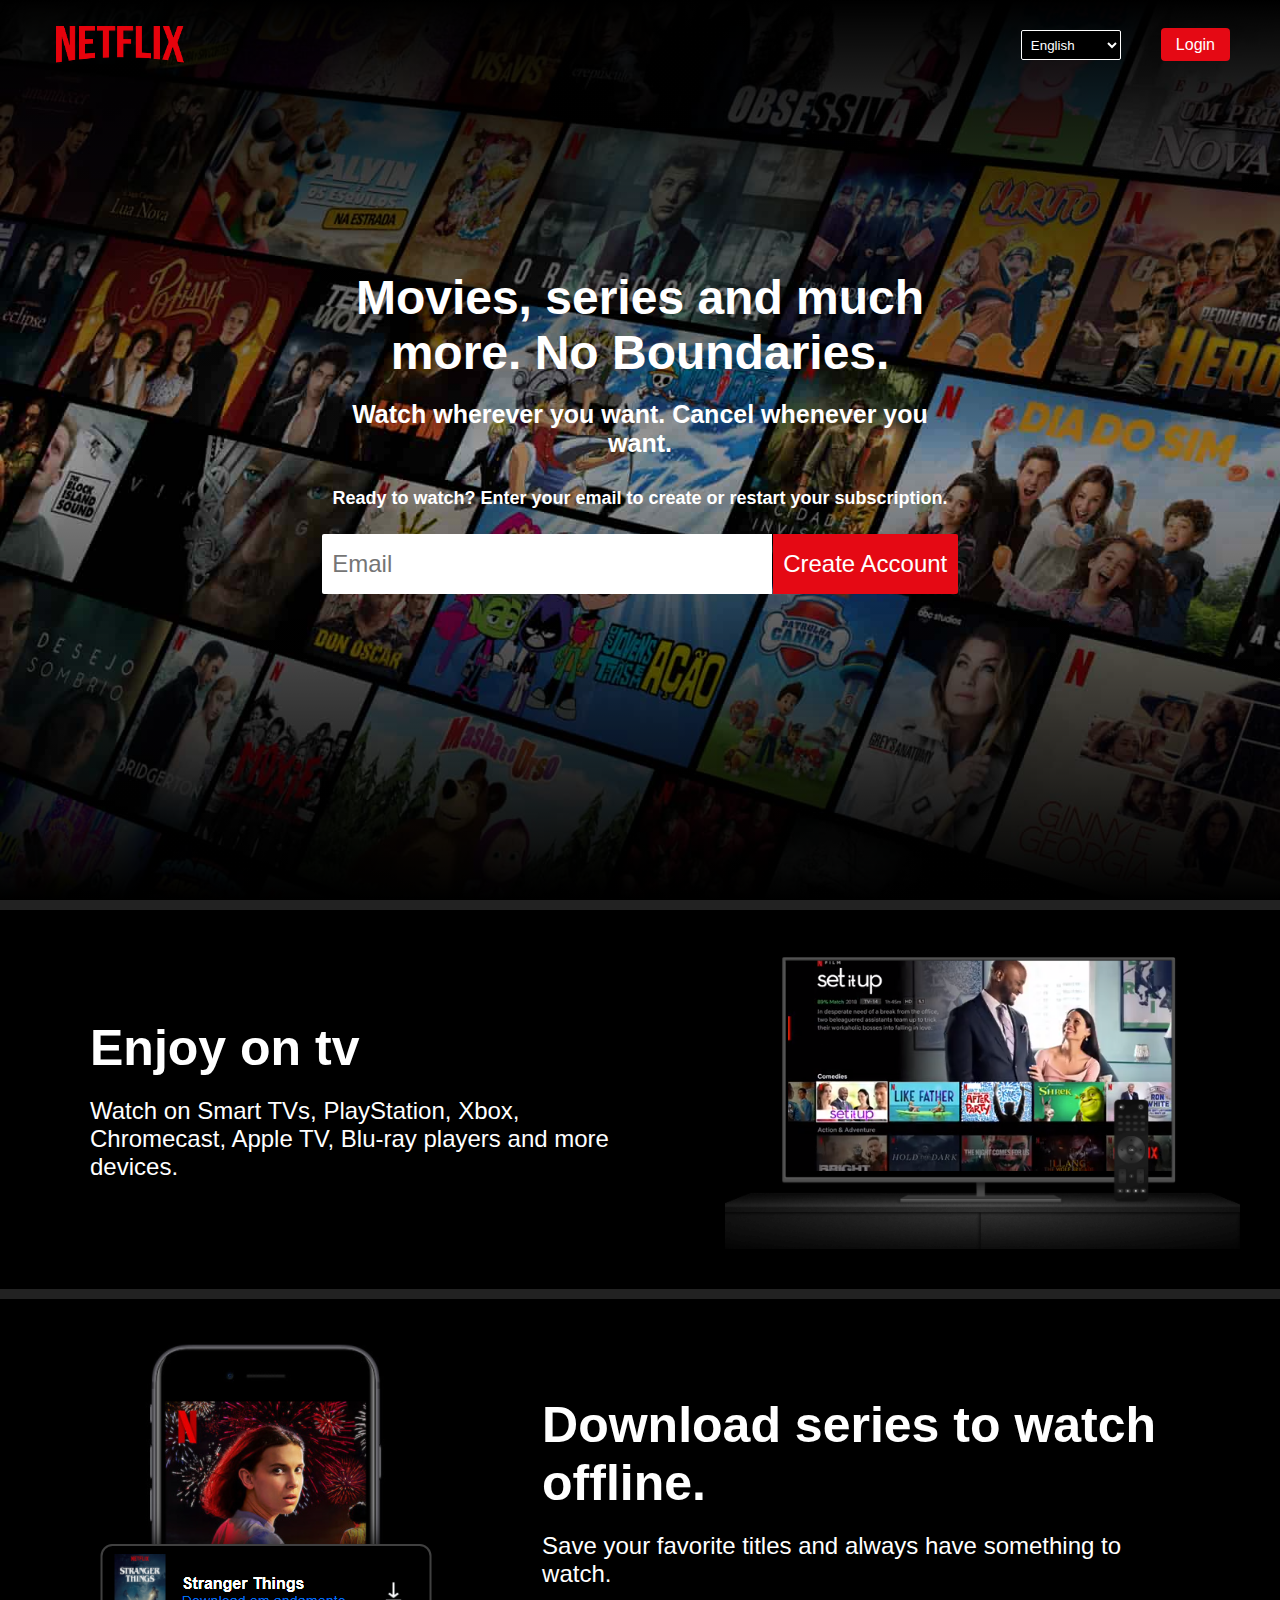
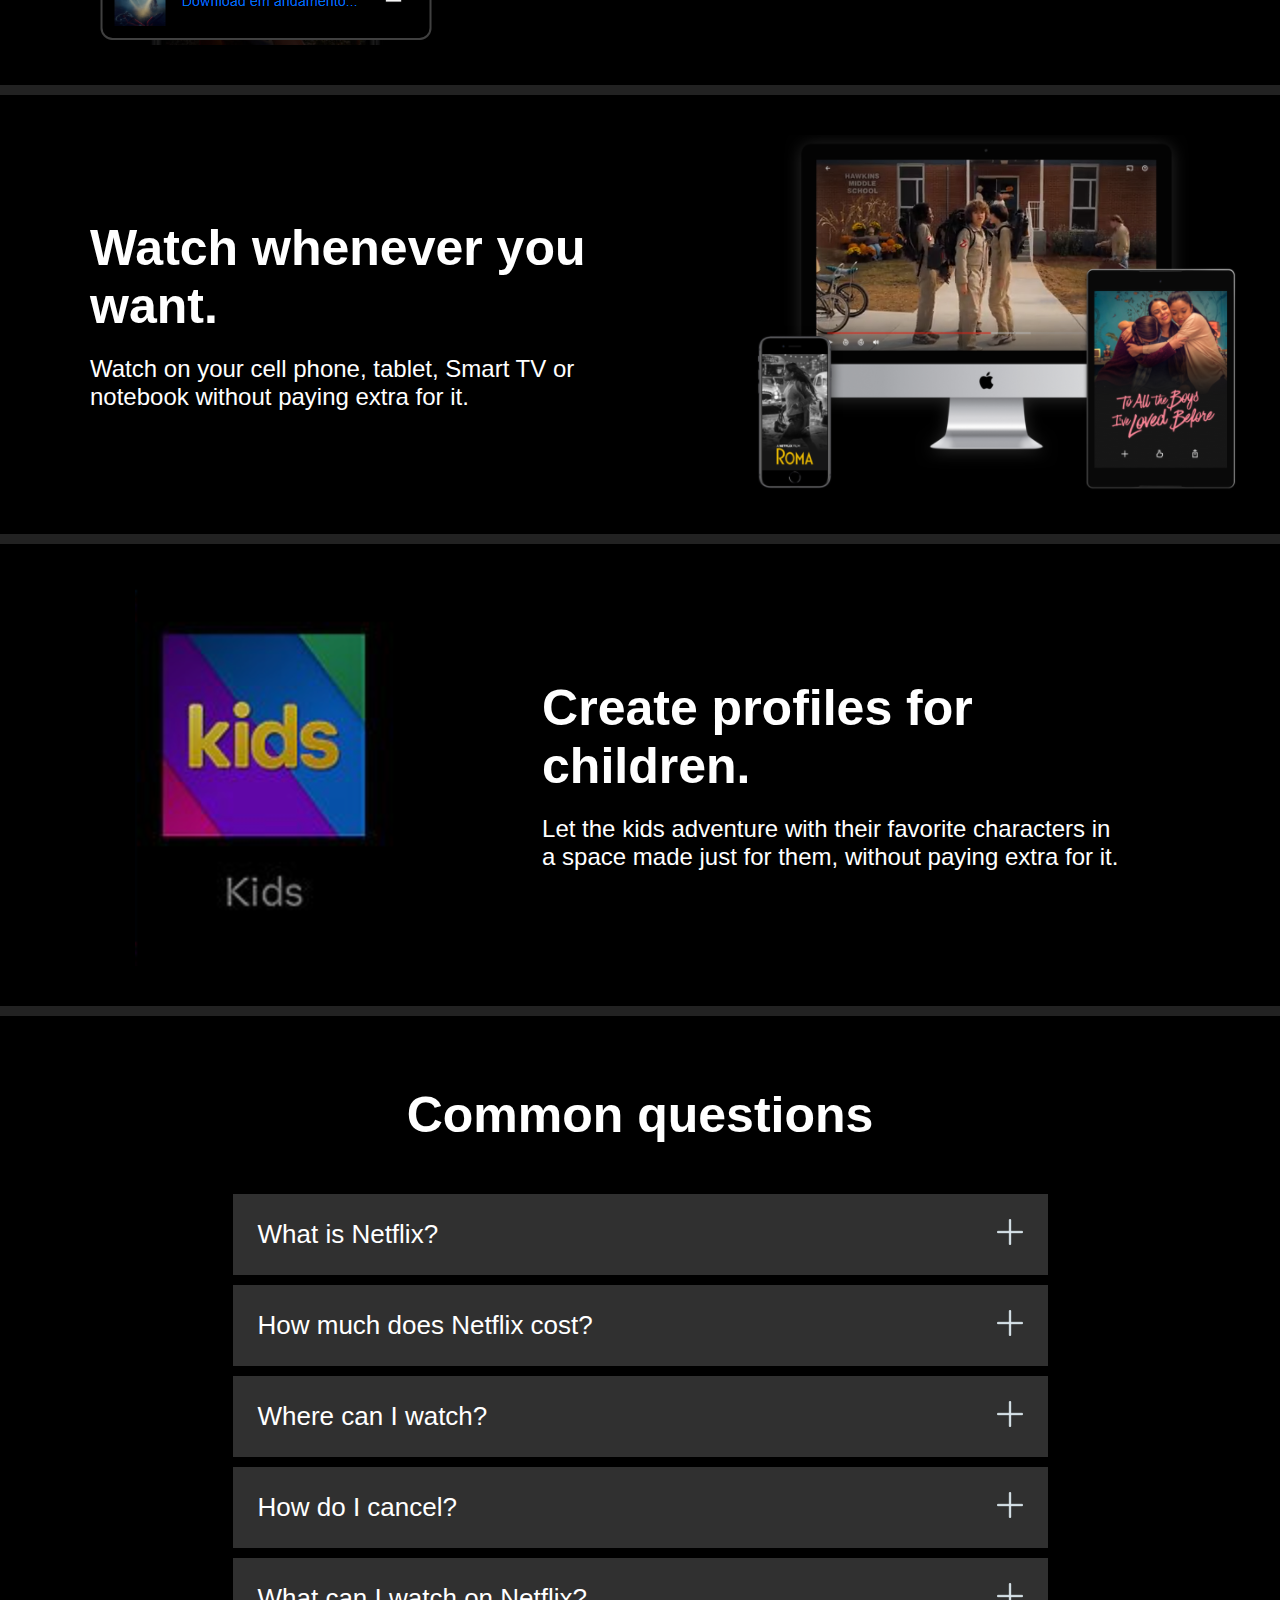
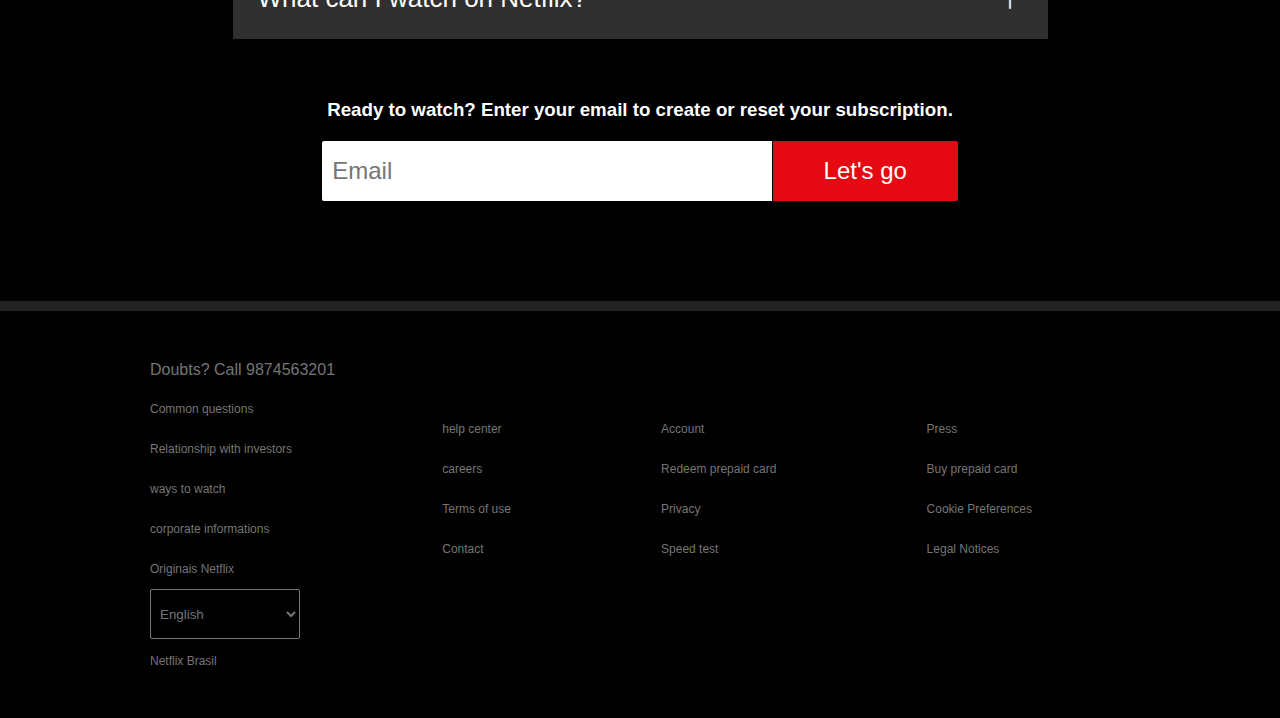
<file: index.html>
<!DOCTYPE html>
<html lang="pt-br">

<head>
    <meta charset="UTF-8">
    <meta http-equiv="X-UA-Compatible" content="IE=edge">
    <meta name="viewport" content="width=device-width, initial-scale=1.0">
    <link rel="shortcut icon" href="./assets/img/netflix-icon.jpg" type="image/x-icon">
    <link rel="stylesheet" href="./css/index.css">

    <title>Netflix-clone</title>
</head>
<body>
    <div class="container-main">
        <header>
            <img src="./assets/img/logo.png" alt="Logo">
             <nav>
                <ul>
                    <li>
                        <select>
                            <option>English</option>
                            <option>Portuguese</option>
                        </select>
                    </li>
                    <li>
                        <a href="login.html">Login</a>
                        <!-- <a href="signin.html">Signup</a> -->

                    </li>
                </ul>
            </nav>
        </header>
        <div class="content-main">

            <div class="title-main">
                <h1>Movies, series and much more. No Boundaries.</h1>
                <h2>Watch wherever you want. Cancel whenever you want.</h2>
            </div>

            <h3>Ready to watch? Enter your email to create or restart your subscription.
            </h3>

            <form>
                <input type="text" placeholder="Email">
                <button type="button" onclick="location.href='signin.html'">Create Account</button>
            </form>

        </div>
    </div>

    <section class="devices">
        <div class="device">
            <div class="device-title">
                <h1>Enjoy on tv </h1>
                <h2>Watch on Smart TVs, PlayStation, Xbox, Chromecast, Apple TV, Blu-ray players and more
                    devices.</h2>
            </div>
            <div class="images">
                <img src="./assets/img/tv.png" class="tv-device">
            </div>
        </div>
        <div class="device">
            <div class="images">
                <img src="./assets/img/mobile.png" class="mobile-device">
            </div>
            <div class="device-title">
                <h1>Download series to watch offline.</h1>
                <h2>Save your favorite titles and always have something to watch.</h2>
            </div>
        </div> 
        <div class="device">
            <div class="device-title">
                <h1>Watch whenever you want.</h1>
                <h2>Watch on your cell phone, tablet, Smart TV or notebook without paying extra for it.</h2>
            </div>

            <div class="images">
                <img src="./assets/img/pc.png" class="pc-device">
            </div>
        </div>
        <div class="device">
            <div class="images">
                <img src="./assets/img/kids11.png" class="mobile-device">
            </div>
            <div class="device-title">
                <h1>Create profiles for children.</h1>
                <h2>Let the kids adventure with their favorite characters in a space made just for them, without paying extra for it.</h2>
            </div>
        </div>
    </section>

    <section class="faq">
        <div class="container-faq">

            <h2>Common questions</h2>
            
            <ul>
                <li>What is Netflix?<img src="./assets/img/mais.png"></li>
                <li>How much does Netflix cost? <img src="./assets/img/mais.png"></li>
                <li>Where can I watch? <img src="./assets/img/mais.png"></li>
                <li>How do I cancel?<img src="./assets/img/mais.png"></li>
                <li>What can I watch on Netflix? <img src="./assets/img/mais.png"></li>
            </ul>
            
            <h3>Ready to watch? Enter your email to create or reset your subscription.</h3>
            
            <form>
                <input type="text" placeholder="Email">
                <button type="button" onclick="location.href='signin.html'">Let's go</button>
            </form>
        </div>
    </section>

    <footer>
        <div class="container-footer">

            <p>Doubts? Call 9874563201</p>
            
            <div class="listas">
                <ul>
                    <li><a href="">Common questions</a></li>
                    <li><a href="">Relationship with investors</a></li>
                    <li><a href="">ways to watch</a></li>
                    <li><a href="">corporate informations</a></li>
                    <li><a href="">Originais Netflix</a></li>
                </ul>
                
                <ul>
                    <li><a href="">help center</a></li>
                    <li><a href="">careers</a></li>
                    <li><a href=""> Terms of use</a></li>
                    <li><a href="">Contact</a></li>
                </ul>
                
                <ul>
                    <li><a href="">Account</a></li>
                    <li><a href=""> Redeem prepaid card</a></li>
                    <li><a href="">Privacy</a></li>
                    <li><a href="">Speed ​​test</a></li>
                </ul>
                
                <ul>
                    <li><a href="">Press</a></li>
                    <li><a href="">Buy prepaid card</a></li>
                    <li><a href="">Cookie Preferences</a></li>
                    <li><a href="">Legal Notices</a></li>
                </ul>
            </div>
            
            <select>
                <option>English</option>
                <option>Portuguese</option>
            </select>
            
            
            <p>Netflix Brasil</p>
            
        </div>
    </footer>
        
</body>

</html>
</file>
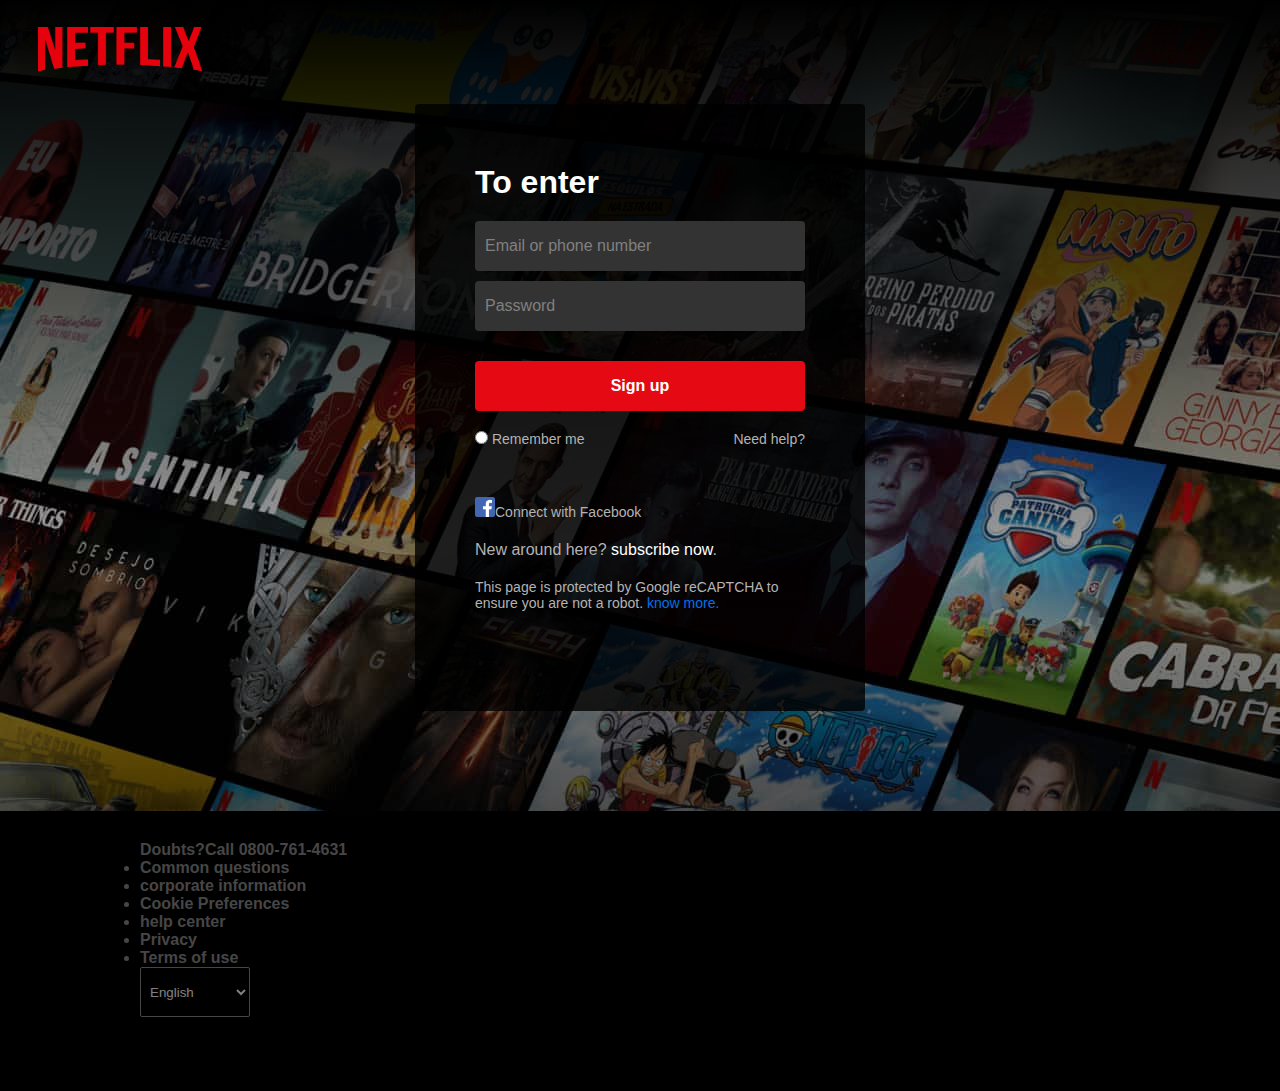
<file: login.html>
<!DOCTYPE html>
<html lang="pt-br">

<head>
    <meta charset="UTF-8">
    <meta http-equiv="X-UA-Compatible" content="IE=edge">
    <meta name="viewport" content="width=device-width, initial-scale=1.0">
    <link rel="shortcut icon" href="./assets/img/netflix-icon.jpg" type="image/x-icon">
    <link rel="stylesheet" href="./css/login.css">

    <title>Netflix-clone</title>
</head>

<body>
    <div class="container">
        <header>
            <img src="./assets/img/logo.png" alt="Logo">
        </header>

        <div class="container-login">
            <h1>To enter</h1>

            <form action="">

                <input type="text" placeholder="Email or phone number">
                <input type="password" placeholder="Password">

                <button type="submit" id="btnEntrar">Sign up</button>
            </form>

            <div class="help">
                <div>
                    <input type="radio" id="me">
                    <label for="me">Remember me</label>
                </div>
                    
                <a href="">Need help?</a>
            </div>

            <a href="" class="facebook"><img src="./assets/img/facebook.png" class="icon"/>Connect with Facebook</a>

            <div class="connect">
                <p>New around here? <span id="span01">subscribe now</span>.</p>
                <p>This page is protected by Google reCAPTCHA to ensure you are not a robot. <span id="span02">know more.</span></p>
            </div>
        </div>

        <footer>
            <div class="container-footer">
                <p>Doubts?<a href="">Call 0800-761-4631</a></p>
    
                <div class="lists">
                    <ul>
                        <li><a href="">Common questions</a></li>
                        <li><a href="">corporate information</a></li>
                        <li><a href="">Cookie Preferences</a></li>
                        <li><a href="">help center</a></li>
                        <li><a href=""> Privacy</a></li>
                        <li><a href="">Terms of use</a></li>
                    </ul>
                </div>
    
                <select>
                    <option>English</option>
                    <option>Portuguese</option>
                </select>
            </div>
        </footer>
    </div>
    <script src="./js/login.js"></script>
</body>
</html>
</file>
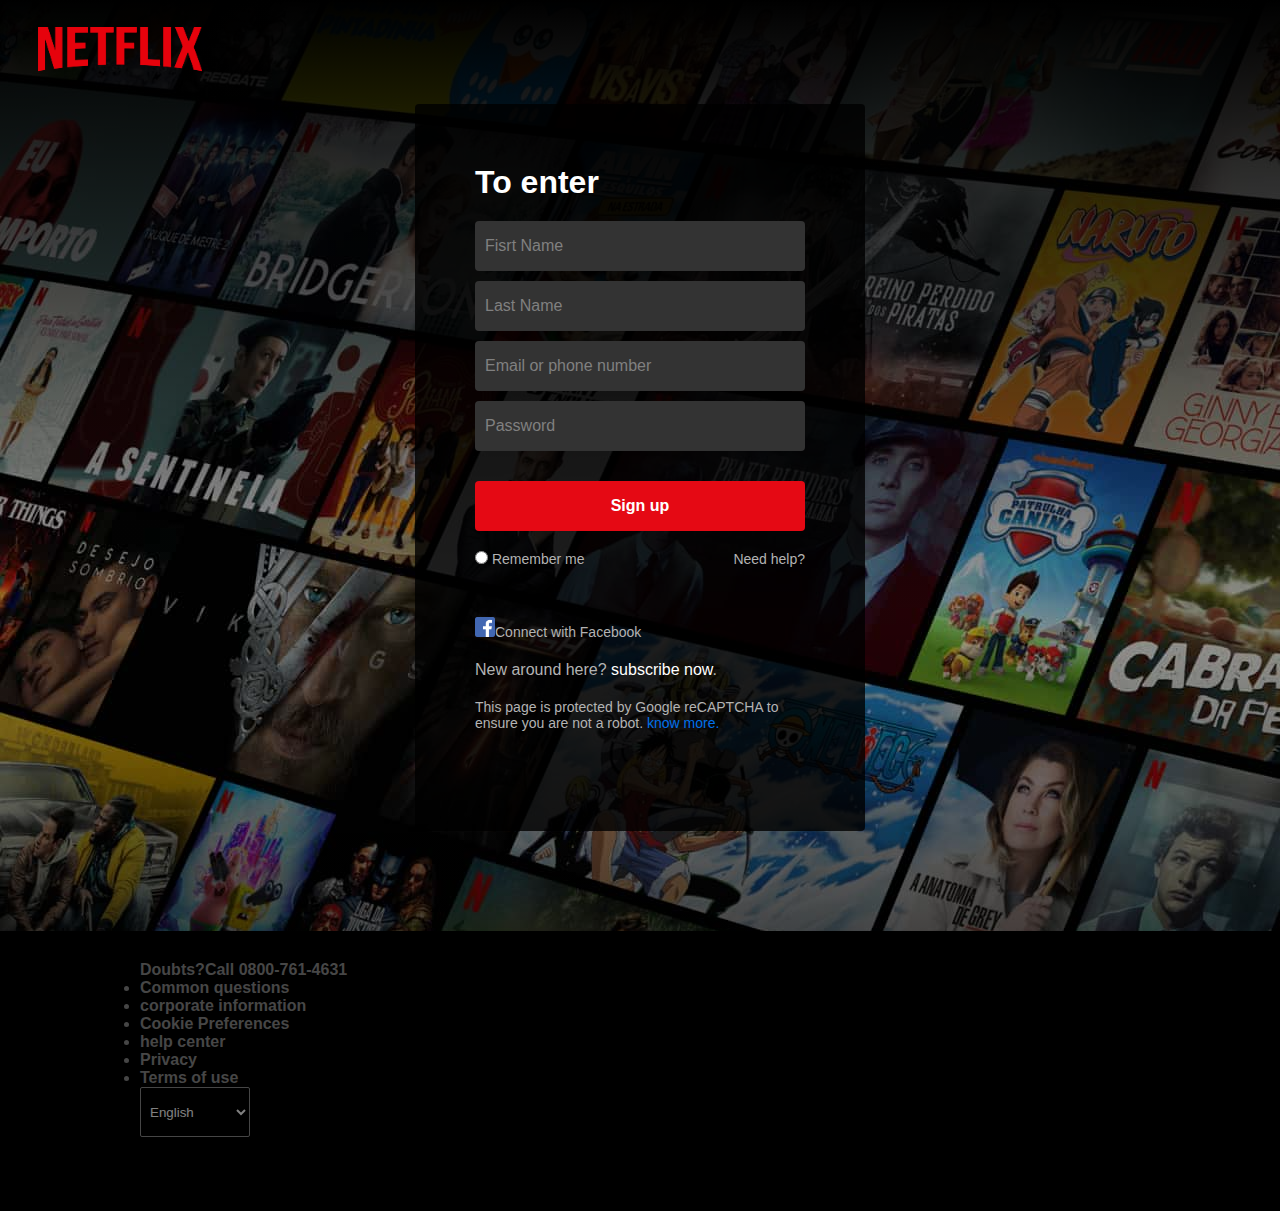
<file: signin.html>
<!DOCTYPE html>
<html lang="pt-br">

<head>
    <meta charset="UTF-8">
    <meta http-equiv="X-UA-Compatible" content="IE=edge">
    <meta name="viewport" content="width=device-width, initial-scale=1.0">
    <link rel="shortcut icon" href="./assets/img/netflix-icon.jpg" type="image/x-icon">
    <link rel="stylesheet" href="./css/login.css">

    <title>Netflix-clone</title>
</head>

<body>
    <div class="container">
        <header>
            <img src="./assets/img/logo.png" alt="Logo">
        </header>

        <div class="container-login">
            <h1>To enter</h1>

            <form action="">

                <input type="text" placeholder="Fisrt Name">
                <input type="text" placeholder="Last Name">
                <input type="text" placeholder="Email or phone number">
                <input type="password" placeholder="Password">

                <button type="submit" id="btnEntrar">Sign up</button>
            </form>

            <div class="help">
                <div>
                    <input type="radio" id="me">
                    <label for="me">Remember me</label>
                </div>
                    
                <a href="">Need help?</a>
            </div>

            <a href="" class="facebook"><img src="./assets/img/facebook.png" class="icon"/>Connect with Facebook</a>

            <div class="connect">
                <p>New around here? <span id="span01">subscribe now</span>.</p>
                <p>This page is protected by Google reCAPTCHA to ensure you are not a robot. <span id="span02">know more.</span></p>
            </div>
        </div>

        <footer>
            <div class="container-footer">
                <p>Doubts?<a href="">Call 0800-761-4631</a></p>
    
                <div class="lists">
                    <ul>
                        <li><a href="">Common questions</a></li>
                        <li><a href="">corporate information</a></li>
                        <li><a href="">Cookie Preferences</a></li>
                        <li><a href="">help center</a></li>
                        <li><a href=""> Privacy</a></li>
                        <li><a href="">Terms of use</a></li>
                    </ul>
                </div>
    
                <select>
                    <option>English</option>
                    <option>Portuguese</option>
                </select>
            </div>
        </footer>
    </div>
    <script src="./js/login.js"></script>
</body>
</html>
</file>
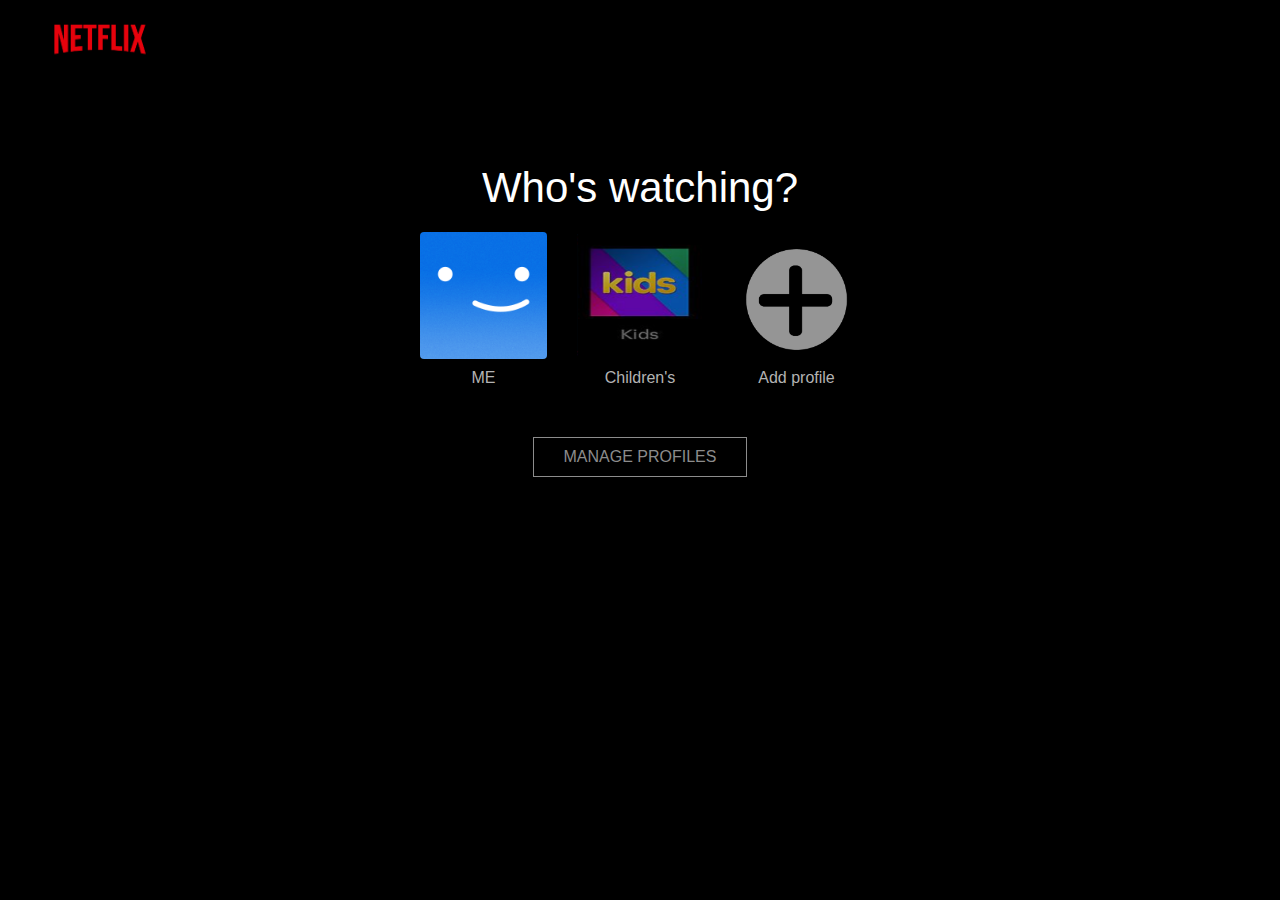
<file: user.html>
<!DOCTYPE html>
<html lang="pt-br">

<head>
    <meta charset="UTF-8">
    <meta http-equiv="X-UA-Compatible" content="IE=edge">
    <meta name="viewport" content="width=device-width, initial-scale=1.0">
    <link rel="shortcut icon" href="./assets/img/netflix-icon.jpg" type="image/x-icon">
    <link rel="stylesheet" href="./css/user.css">
    <link rel="stylesheet" href="./css/user1.css">

    <title>Netflix-clone</title>
</head>

<body>
    <header>
        <img src="./assets/img/logo.png" alt="Logo">
    </header>

    <div class="container">
        <h1>Who's watching?</h1>

        <div class="card-users">
            <div class="card">
                <a href="home-user.html">
                    <img src="./assets/img/perfil01.png">
                    <p>ME</p>
                </a>
            </div>

            <div class="card">
                <a href="home-user1.html">
                    <img src="./assets/img/kids11.png">
                    
                    Children's
                </a>
            </div>

            <div class="card">
                <a href="">
                    <img src="./assets/img/perfil03.png">
                    Add profile
                </a>
            </div>
        </div>

        <a href="">
            Manage Profiles</a>
    </div>
</body>

</html>
</file>
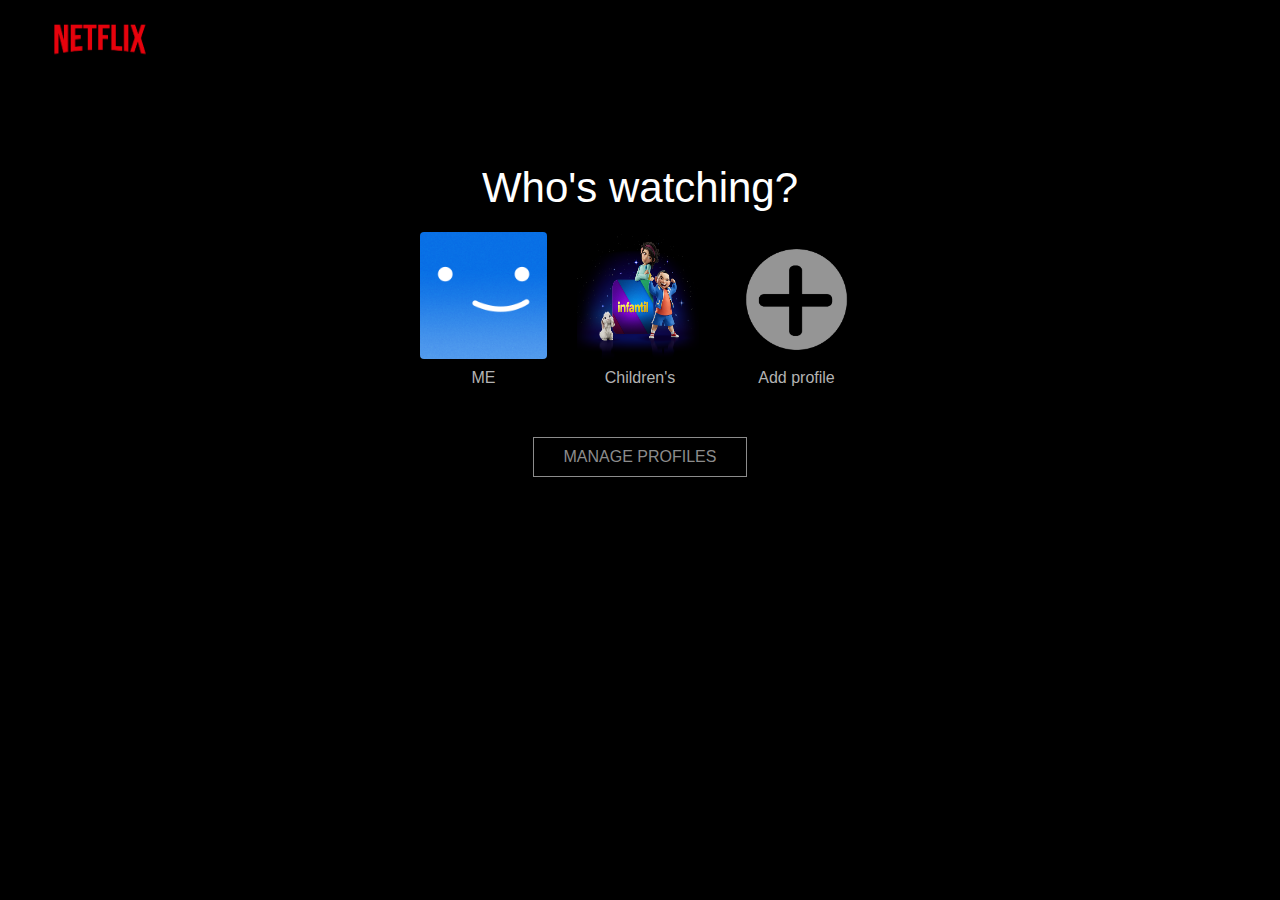
<file: user1.html>
<!DOCTYPE html>
<html lang="pt-br">

<head>
    <meta charset="UTF-8">
    <meta http-equiv="X-UA-Compatible" content="IE=edge">
    <meta name="viewport" content="width=device-width, initial-scale=1.0">
    <link rel="shortcut icon" href="./assets/img/netflix-icon.jpg" type="image/x-icon">
    <link rel="stylesheet" href="./css/user1.css">

    <title>Netflix-clone</title>
</head>

<body>
    <header>
        <img src="./assets/img/logo.png" alt="Logo">
    </header>

    <div class="container">
        <h1>Who's watching?</h1>

        <div class="card-users">
            <div class="card">
                <a href="home-user.html">
                    <img src="./assets/img/perfil01.png">
                    <p>ME</p>
                </a>
            </div>

            <div class="card">
                <a href="home-user1.html">
                    <img src="./assets/img/kids.png">
                    
                   Children's 
                </a>
            </div>

            <div class="card">
                <a href="">
                    <img src="./assets/img/perfil03.png">
                    Add profile
                </a>
            </div>
        </div>

        <a href="">
            Manage Profiles</a>
    </div>
</body>

</html>
</file>
<file: css/index.css>
*{
    margin: 0;
    padding: 0;
    box-sizing: border-box;
    font-family: sans-serif;
}

:root{
    --red: #E50914;
    --white: #FFFFFF;
    --black: #000000;
    --gray: gray;
}

.container-main{
	background-image: linear-gradient(rgba(0, 0, 0, 1), rgba(0, 0, 0, 0.2), rgba(0, 0, 0, 1)), url('/assets/img/background.jpg');
	background-size: cover;
    display: flex;
    flex-direction: column;
    justify-content: space-between;
    align-items: center;
    height: 100vh;
}

.container-main header {
    display: flex;
    justify-content: space-between;
    width: 100%;
    padding: 20px 50px;
}

.container-main header img{
    width: 140px;
    height: 50px;
}

.container-main header nav{
    display: flex;
    justify-content: flex-end;
}

.container-main header nav ul{
    display: flex;
    justify-content: flex-end;
    align-items: center;
}

.container-main header nav ul li{
    width: 100%;
    list-style: none;
}

.container-main header nav ul li a{
    text-decoration: none;
    padding: 8px 15px;
    background-color: var(--red);
    color: var(--white);
    border-radius: 4px;
}

.container-main header nav ul li select{
    margin-right: 40px;
    height: 30px;
    width: 100px;
    padding: 5px;
    background-color: rgba(0, 0, 0, 1);
    border: 1px solid var(--white);
    color: var(--white);
    border-radius: 2px;
}

.container-main header nav ul li select option{
    background-color: var(--gray);
}

.content-main{
    display: flex;
    flex-direction: column;
    text-align: center;
    height: 70%;
}

.title-main{
    color: var(--white);
    font-size: 24px;
    max-width: 640px;
}

.title-main h2{
    margin-top: 20px;
    font-size: 25px;
}

.content-main h3{
    margin: 30px auto 5px auto;
    color: var(--white);
    font-size: 18px;
}

form{
    color: var(--white);
    text-align: center;
    width: 100%;
}

form input{
    height: 60px;
    width: 450px;
    margin: 20px -4px auto auto;
    font-size: 24px;
    padding: 10px;
    outline: none;
    border: none;
    border-top-left-radius: 2px;
    border-bottom-left-radius: 2px;
}

form button{
    height: 60px;
    width: 185px;
    font-size: 24px;
    background-color: var(--red);
    color: var(--white);
    border: none;
    outline: none;
    cursor: pointer;
    border-top-right-radius: 2px;
    border-bottom-right-radius: 2px;
}

.devices,
.faq{
    background-color: var(--black);
    border-bottom: 10px solid #222;
}

.device{
    display: flex;
    justify-content: center;
    align-items: center;
    border-top: 10px solid #222;
    color: var(--white);
    padding: 40px;
}

.device-title{
    display: flex;
    flex-direction: column;
    align-items: flex-start;
    justify-content: center;
    width: 80%;
    height: 100%;
    padding: 50px;
}

.device-title h1{
    font-size: 50px;
    margin-bottom: 20px;
}

.device-title h2{
    font-size: 24px;
    font-weight: 200;
    width: 90%;
}

.images{
    display: flex;
    align-items: center;
    justify-content: center;
    width: 50%;
}

.container-faq{
    display: flex;
    flex-direction: column;
    justify-content: center;
    align-items: center;
    color: var(--white);
    margin-bottom: 100px;
}

.container-faq h2{
    margin: 70px 0 50px 0;
    font-size: 50px;
}

.container-faq ul{
    margin-bottom: 50px;
}

.container-faq ul li{
    display: flex;
    justify-content: space-between;
    background-color: #303030;
    list-style: none;
    margin-bottom: 10px;
    padding: 25px;
    width: 815px;
    font-size: 26px;
    cursor: pointer;
}

.container-faq ul li img{
    height: 26px;
}

footer{
    background-color: var(--black);
    color: #757575;
}

.container-footer{
    display: flex;
    flex-direction: column;
    justify-content: center;
    align-items: flex-start;
    padding: 50px 150px;
}

.container-footer p:nth-child(1){
    margin-bottom: 10px;
}

.container-footer p:nth-child(4){
    font-size: 12px;
}

footer .listas{
    display: flex;
    flex-wrap: wrap;
    justify-content: space-between;
    align-items: center;
    line-height: 40px;
    width: 90%;
    font-size: 12px;
}

footer .listas ul li{
    list-style: none;
}

footer .listas ul li a{
    text-decoration: none;
    color: #757575;
}

.container-footer select{
    height: 50px;
    width: 150px;
    padding: 5px;
    background-color: rgba(0, 0, 0, 1);
    border: 1px solid #757575;
    color: #757575;
    border-radius: 2px;
    margin-bottom: 15px;
}

.container-footer select option{
    background-color: var(--black);
}

@media (max-width: 450px){
    .container-main{
        background-position: center;
        height: 100vh;
    }

    .container-main header {
        padding: 20px 15px;
    }

    .container-main header img {
        width: 100px;
        height: 35px;
    }

    .container-main header nav ul li select {
        margin-right: 20px;
    }

    .content-main {
        justify-content: end;
        height: 80%;
    }

    .content-main h3 {
        font-size: 17px;
        text-align: center;
        width: 60%;
    }

    .title-main h1 {
        font-size: 32px;
    }

    .title-main h2 {
        margin-top: 20px;
        font-size: 18px;
    }

    form input {
        height: 45px;
        width: 90%;
        margin: 20px 0px 10px auto;
        font-size: 18px;
        border-top-right-radius: 2px;
        border-bottom-right-radius: 2px;
    }

    form button {
        height: 45px;
        width: 140px;
        font-size: 18px;
        border-top-left-radius: 2px;
        border-bottom-left-radius: 2px;
    }

    .device{
        flex-direction: column;
    }

    .device-title {
        align-items: center;
        text-align: center;
        height: 100%;
        width: 100%;
        padding: 0;
    }

    .device-title h1 {
        font-size: 28px;
    }

    .device-title h2 {
        font-size: 18px;
        text-align: center;
    }

    .images{
        width: 100%;
    }
    
    .tv-device{
        width: 360px;
        margin-top: 20px;
    }

    .device:nth-child(2),
    .device:nth-child(4){
        flex-direction: column-reverse;
    }

    .mobile-device{
        width: 290px;
        margin-top: 20px;
    }

    .pc-device{
        width: 290px;
        margin-top: 20px;
    }

    .container-faq h2 {
        font-size: 28px;
    }

    .container-faq ul {
        width: 100%;
    }

    .container-faq ul li{
        width: 100%;
        font-size: 18px;
    }

    .container-faq ul li img {
        height: 18px;
    }

    .container-faq h3 {
        font-size: 17px;
        text-align: center;
        font-weight: 100;
        width: 60%;
    }

    .container-footer {
        padding: 38px 38px;
        font-size: 14px;
    }

}

@media (min-width: 451px) and (max-width: 875px){ 
    .content-main {
        height: 80%;
    }

    .content-main h3 {
        width: 60%;
    }

    .title-main h1 {
        font-size: 34px;
    }

    .title-main h2 {
        margin-top: 20px;
        font-size: 22px;
    }

    form input {
        height: 45px;
        width: 80%;
        margin: 20px 0px 10px auto;
        font-size: 18px;
    }

    form button {
        height: 45px;
        width: 140px;
        font-size: 18px;
    }

    .device{
        flex-direction: column;
    }
    
    .device-title {
        align-items: center;
        text-align: center;
        height: 100%;
        width: 80%;
        padding: 0;
    }
    
    .device-title h1 {
        font-size: 30px;
    }
    
    .device-title h2 {
        font-size: 22px;
        text-align: center;
    }
    
    .images{
        width: 80%;
    }
    
    .tv-device{
        width: 430px;
        margin-top: 20px;
    }
    
    .device:nth-child(2),
    .device:nth-child(4){
        flex-direction: column-reverse;
    }
    
    .mobile-device{
        width: 290px;
        margin-top: 20px;
    }
    
    .pc-device{
        width: 390px;
        margin-top: 20px;
    }
    
    .container-faq h2 {
        font-size: 28px;
    }
    
    .container-faq ul {
        width: 80%;
    }

    .container-faq ul li{
        width: 100%;
        font-size: 18px;
    }

    .container-faq ul li img {
        height: 18px;
    }

    .container-faq h3 {
        font-size: 17px;
        text-align: center;
        font-weight: 100;
        width: 60%;
    }

    .container-faq form{
        width: 80%;
    }
    
    .container-faq form input {
        height: 45px;
        width: 80%;
        margin: 20px 0px 10px auto;
        font-size: 18px;
    }

    .container-faq form button {
        height: 45px;
        width: 140px;
        font-size: 18px;
    }

    .container-footer {
        padding: 38px 38px;
        font-size: 16px;
    }

    .container-footer .listas {
        font-size: 14px;
    }
}
</file>
<file: css/login.css>
*{
    margin: 0;
    padding: 0;
    box-sizing: border-box;
    font-family: sans-serif;
}

:root{
    --red: #E50914;
    --white: #FFFFFF;
    --black: #000000;
}

.container{
	background-image: linear-gradient(rgba(0, 0, 0, 1), rgba(0, 0, 0, 0.2), rgba(0, 0, 0, 1)), url('/assets/img/background2.jpg');
    display: flex;
    flex-direction: column;
    align-items: center;
}

.container header {
    align-self: baseline;
    padding: 20px 30px;
}

.container header img{
    width: 180px;
    height: 60px;
}

.container-login{
    background-color: rgba(0, 0, 0, .8);
    border-radius: 4px;
    max-width: 450px;
    height: 100%;
    padding: 60px;
    margin-bottom: 100px;
}

.container-login h1{
    color: var(--white);
    margin-bottom: 20px;
}

.container-login form{
    display: flex;
    flex-direction: column;
    border-radius: 4px;
}

.container-login form input{
    background-color: #333;   
    color: var(--white);
    border: none;
    border-radius: 4px;
    outline: none;
    height: 50px;
    padding: 10px;
    font-size: 16px;
    margin-bottom: 10px;
}

.container-login form input::placeholder{
    color: gray;
}

.container-login form button{
    margin-top: 20px;
    height: 50px;
    cursor: pointer;
    background-color: var(--red);
    color: var(--white);
    border: none;
    border-radius: 4px;
    font-size: 16px;
    font-weight: bold;
}

.help{
    display: flex;
    justify-content: space-between;
    color: #b3b3b3;
    margin-top: 20px;
    font-size: 14px;
}

.help a{
    text-decoration: none;
    color: #b3b3b3;
}

.help a:hover{
    text-decoration: underline;
}

.connect{
    display: flex;
    flex-direction: column;
    justify-content: space-between;
    color: #b3b3b3;
    margin: 20px 0 40px 0;
    height: 70px;
}

.container-login .facebook{
    text-decoration: none;
    color: #b3b3b3;
    font-size: 14px;
}

.icon{
    margin-top: 50px;
    width: 20px;
    border-radius: 2px;
}

.connect p:nth-child(2){
    text-decoration: none;
    font-size: 14px;
}

#span01,
#span02{
    color: var(--white);
    cursor: pointer;
}

#span02{
    color: #0071eb;
}

#span01:hover,
#span02:hover{
    text-decoration: underline;
}

footer{
    display: flex;
    justify-content: center;
    align-items: center;
    width: 100%;
    background-color: var(--black);
}

.container-footer{
    color: #8c8c8c;
    opacity: .5;
    height: 280px;
    padding: 30px 100px;
    font-weight: 600;
    width: 100%;
}

.container-footer a{
    text-decoration: none;
    color: #8c8c8c;
    font-weight: 600;
}

.container-footer a:hover{
    text-decoration: underline;
}

.listas ul{
    display: flex;
    flex-wrap: wrap;
    justify-content: space-between;
    align-items: center;
    list-style: none;
    height: 100px;
    width: 80%;
    font-size: 12px;
}

.container-footer select{
    margin-right: 40px;
    height: 50px;
    width: 110px;
    padding: 5px;
    background-color: rgba(0, 0, 0, 1);
    border: 1px solid #8c8c8c;
    color: var(--white);
    border-radius: 2px;
}

.container-footer select option{
    background-color: gray;
}


@media (max-width: 735px){
    .container{
        background-image: none;
        background-color: var(--black);
    }

    .container header {
        padding: 10px 0px 15px 10px;
    }

    .container-login {
        max-width: 90%;
        padding: 60px 0;
    }

    footer {
        border-top: 2px solid #b3b3b3;
    }
    
    .container-footer {
        color: #8c8c8c;
        opacity: 1;
        padding: 30px 20px;
    }

    .container-footer select{
        border-radius: 2px;
        color: #8c8c8c;
    }

    .container-footer select option{
        background-color: var(--black);
    }
}

@media (min-width: 1200px){
    .container-footer{
        max-width: 1200px;
    }
}
</file>
<file: css/user.css>
*{
    margin: 0;
    padding: 0;
    box-sizing: border-box;
    font-family: sans-serif;
}

:root{
    --red: #E50914;
    --white: #FFFFFF;
    --black: #000000;
}

body{
    background-color: var(--black);
}

header{
    padding: 20px 0 0 50px;
}

header img{
    height: 40px;
    width: 100px;
}

.container{
    display: flex;
    flex-wrap: wrap;
    flex-direction: column;
    justify-content: center;
    align-items: center;
    margin-top: 100px;
    color: var(--white);
}

.container h1{
    font-size: 42px;
    font-weight: 100;
    margin: 0 0 20px 0;
}

.card-users{
    display: flex;
    flex-wrap: wrap;
    justify-content: space-between;
    align-items: center;
    width: 440px;
}

.card a{
    display: flex;
    flex-direction: column;
    align-items: center;
    text-decoration: none;
    color: #b3b3b3;
}

.card a img{
    margin-bottom: 10px;
    height: 127px;
    width: 127px;
    border-radius: 4px;
}

.card > a > img:hover{
    border: 2px solid var(--white);
}

.card > a:hover{
    color: var(--white);
}

.card > a > img:hover:nth-child(1){
    background-color: #fff;
}

.container a:nth-child(3){
    text-decoration: none;
    color: #8c8c8c;
    border: 1px solid #8c8c8c;
    padding: 10px 30px;
    margin-top: 50px;
    text-align: center;
    text-transform: uppercase;
}

.container a:hover:nth-child(3){
    border: 1px solid var(--white);
    color: var(--white);
}


@media(max-width: 450px){
    header {
        padding: 15px 0 0 15px;
    }

    .container h1 {
        font-size: 32px;
        text-align: center;
    }

    .card{
        margin: 10px;
    }

    .card-users {
        justify-content: space-around;
        align-items: center;
        width: 80%;
    }
}
</file>
<file: css/user1.css>
*{
    margin: 0;
    padding: 0;
    box-sizing: border-box;
    font-family: sans-serif;
}

:root{
    --red: #E50914;
    --white: #FFFFFF;
    --black: #000000;
}

body{
    background-color: var(--black);
}

header{
    padding: 20px 0 0 50px;
}

header img{
    height: 40px;
    width: 100px;
}

.container{
    display: flex;
    flex-wrap: wrap;
    flex-direction: column;
    justify-content: center;
    align-items: center;
    margin-top: 100px;
    color: var(--white);
}

.container h1{
    font-size: 42px;
    font-weight: 100;
    margin: 0 0 20px 0;
}

.card-users{
    display: flex;
    flex-wrap: wrap;
    justify-content: space-between;
    align-items: center;
    width: 440px;
}

.card a{
    display: flex;
    flex-direction: column;
    align-items: center;
    text-decoration: none;
    color: #b3b3b3;
}

.card a img{
    margin-bottom: 10px;
    height: 127px;
    width: 127px;
    border-radius: 4px;
}

.card > a > img:hover{
    border: 2px solid var(--white);
}

.card > a:hover{
    color: var(--white);
}

.card > a > img:hover:nth-child(1){
    background-color: #fff;
}

.container a:nth-child(3){
    text-decoration: none;
    color: #8c8c8c;
    border: 1px solid #8c8c8c;
    padding: 10px 30px;
    margin-top: 50px;
    text-align: center;
    text-transform: uppercase;
}

.container a:hover:nth-child(3){
    border: 1px solid var(--white);
    color: var(--white);
}


@media(max-width: 450px){
    header {
        padding: 15px 0 0 15px;
    }

    .container h1 {
        font-size: 32px;
        text-align: center;
    }

    .card{
        margin: 10px;
    }

    .card-users {
        justify-content: space-around;
        align-items: center;
        width: 80%;
    }
}
</file>
